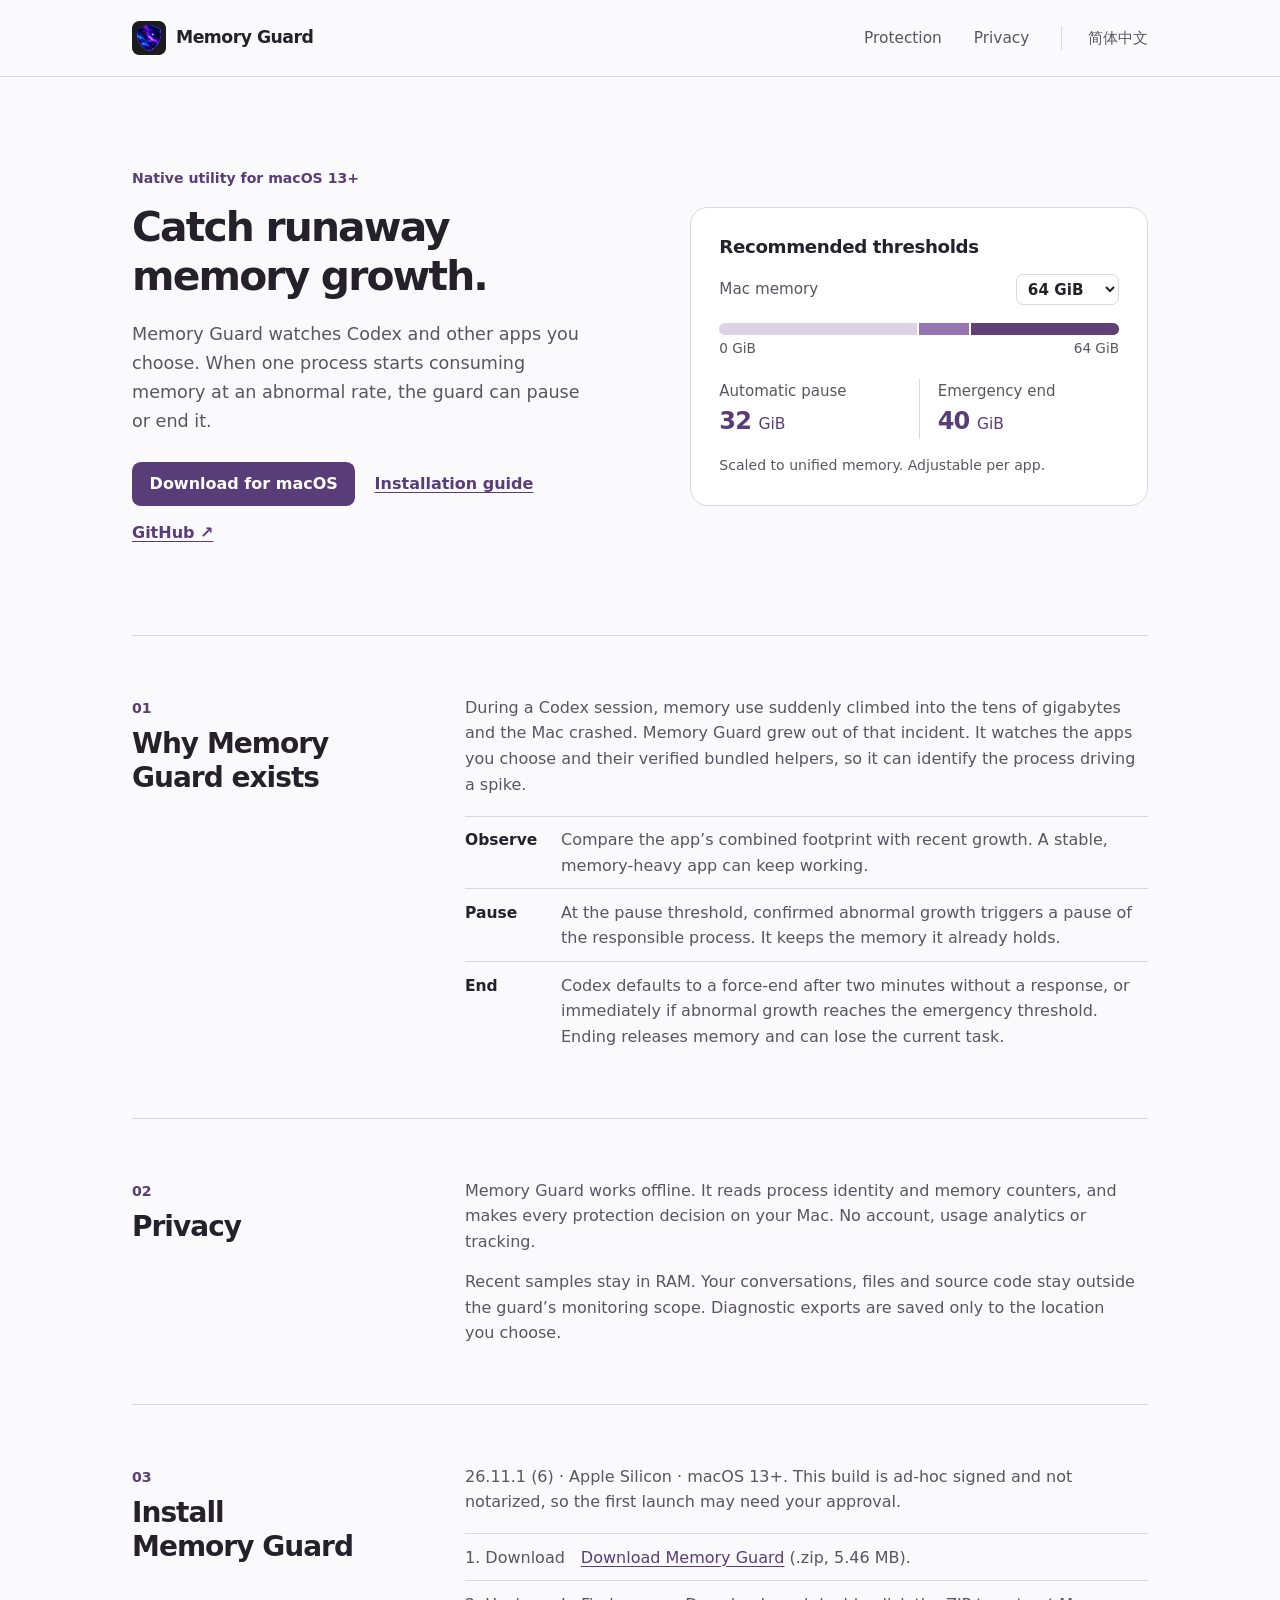
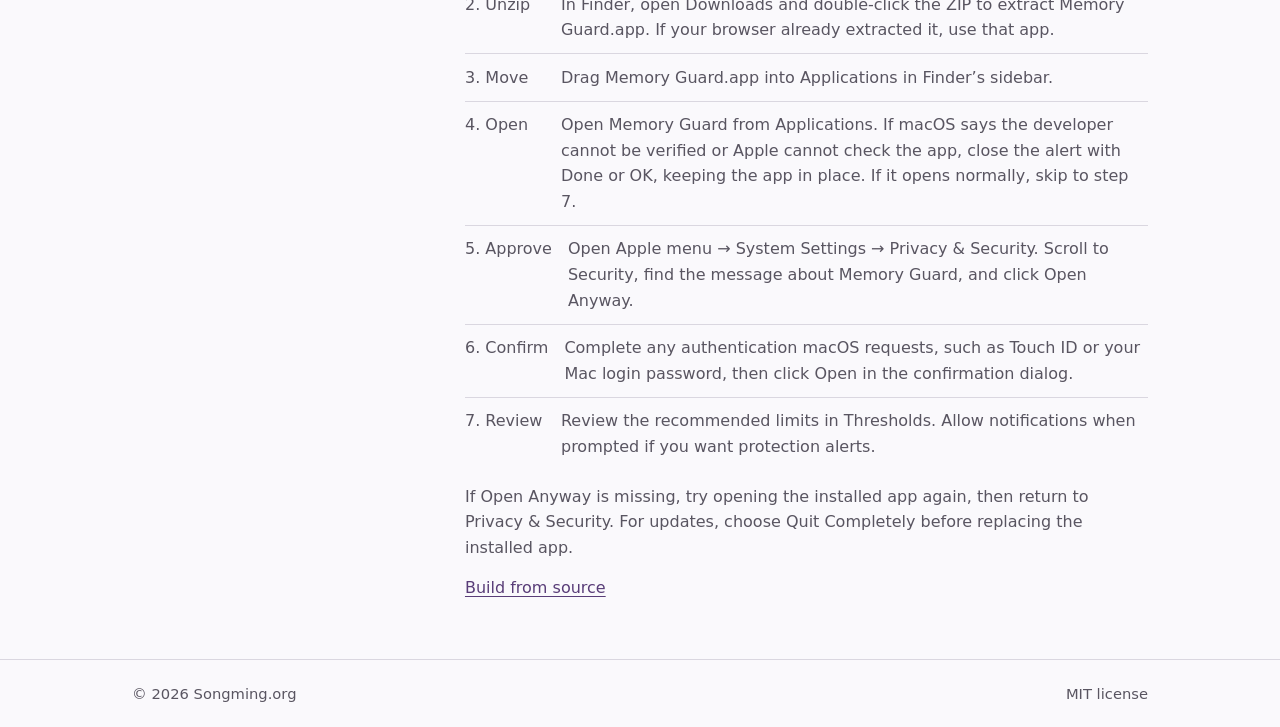
<file: web/index.html>
<!doctype html>
<html lang="en">
<head>
  <meta charset="utf-8">
  <meta name="viewport" content="width=device-width, initial-scale=1">
  <meta name="color-scheme" content="light dark">
  <title>Memory Guard · App memory protection for macOS</title>
  <meta name="description" content="A native macOS utility that spots runaway memory growth in Codex and other apps, then pauses or ends the responsible process.">
  <link rel="canonical" href="https://memory-guard.songming.org/">
  <link rel="alternate" hreflang="en" href="https://memory-guard.songming.org/">
  <link rel="alternate" hreflang="zh-Hans" href="https://memory-guard.songming.org/zh/">
  <script src="assets/navigation.js"></script>
  <link rel="icon" type="image/png" href="assets/memory-guard-128.png">
  <link rel="stylesheet" href="assets/site.css">
  <script defer src="assets/thresholds.js"></script>
</head>
<body>
  <a class="skip" href="#main">Skip to content</a>
  <header>
    <div class="wrap top">
      <a class="brand" href="#main"><img src="assets/memory-guard-128.png" width="34" height="34" alt="">Memory Guard</a>
      <nav aria-label="Main navigation">
        <a href="#protection">Protection</a>
        <a href="#privacy">Privacy</a>
        <a class="language" href="zh/" data-local-href="zh/index.html" lang="zh-CN" hreflang="zh-Hans">简体中文</a>
      </nav>
    </div>
  </header>
  <main class="wrap" id="main">
    <div class="hero">
      <div>
        <p class="eyebrow">Native utility for macOS 13+</p>
        <h1>Catch runaway memory growth.</h1>
        <p class="lead">Memory Guard watches Codex and other apps you choose. When one process starts consuming memory at an abnormal rate, the guard can pause or end it.</p>
        <div class="actions">
          <a class="button" href="https://github.com/sd800/memory-guard/releases/download/v26.11.1/MemoryGuard-26.11.1-6.zip">Download for macOS</a>
          <a class="text-link" href="#install">Installation guide</a>
          <a class="text-link" href="https://github.com/sd800/memory-guard">GitHub <span aria-hidden="true">↗</span></a>
        </div>
      </div>
      <section class="preview" aria-labelledby="preview-title">
        <h2 id="preview-title">Recommended thresholds</h2>
        <div class="capacity" id="capacity-control" hidden>
          <label for="capacity">Mac memory</label>
          <select id="capacity"><option value="8">8 GiB</option><option value="16">16 GiB</option><option value="24">24 GiB</option><option value="32">32 GiB</option><option value="48">48 GiB</option><option selected value="64">64 GiB</option><option value="96">96 GiB</option><option value="128">128 GiB</option><option value="192">192 GiB</option></select>
        </div>
        <noscript><p>Example for a 64 GiB Mac</p></noscript>
        <div class="track" aria-hidden="true"><i></i><i></i><i></i></div>
        <div class="scale" aria-hidden="true"><span>0 GiB</span><span id="scale-end">64 GiB</span></div>
        <dl class="readings" aria-live="polite" aria-atomic="true">
          <div><dt>Automatic pause</dt><dd><span id="pause">32</span> <small>GiB</small></dd></div>
          <div><dt>Emergency end</dt><dd><span id="emergency">40</span> <small>GiB</small></dd></div>
        </dl>
        <p class="preview-note">Scaled to unified memory. Adjustable per app.</p>
      </section>
    </div>
    <section class="section" id="protection" aria-labelledby="protection-title">
      <div class="section-heading"><span class="section-tag" aria-hidden="true">01</span><h2 id="protection-title">Why Memory Guard exists</h2></div>
      <div class="copy">
        <p>During a Codex session, memory use suddenly climbed into the tens of gigabytes and the Mac crashed. Memory Guard grew out of that incident. It watches the apps you choose and their verified bundled helpers, so it can identify the process driving a spike.</p>
        <ol class="steps">
          <li><strong>Observe</strong><span>Compare the app’s combined footprint with recent growth. A stable, memory-heavy app can keep working.</span></li>
          <li><strong>Pause</strong><span>At the pause threshold, confirmed abnormal growth triggers a pause of the responsible process. It keeps the memory it already holds.</span></li>
          <li><strong>End</strong><span>Codex defaults to a force-end after two minutes without a response, or immediately if abnormal growth reaches the emergency threshold. Ending releases memory and can lose the current task.</span></li>
        </ol>
      </div>
    </section>
    <section class="section" id="privacy" aria-labelledby="privacy-title">
      <div class="section-heading"><span class="section-tag" aria-hidden="true">02</span><h2 id="privacy-title">Privacy</h2></div>
      <div class="copy">
        <p>Memory Guard works offline. It reads process identity and memory counters, and makes every protection decision on your Mac. No account, usage analytics or tracking.</p>
        <p>Recent samples stay in RAM. Your conversations, files and source code stay outside the guard’s monitoring scope. Diagnostic exports are saved only to the location you choose.</p>
      </div>
    </section>
    <section class="section" id="install" aria-labelledby="install-title">
      <div class="section-heading"><span class="section-tag" aria-hidden="true">03</span><h2 id="install-title">Install Memory Guard</h2></div>
      <div class="copy">
        <p>26.11.1 (6) · Apple Silicon · macOS 13+. This build is ad-hoc signed and not notarized, so the first launch may need your approval.</p>
        <ol class="steps">
          <li><span>1. Download</span><span><a href="https://github.com/sd800/memory-guard/releases/download/v26.11.1/MemoryGuard-26.11.1-6.zip">Download Memory Guard</a> (.zip, 5.46 MB).</span></li>
          <li><span>2. Unzip</span><span>In Finder, open Downloads and double-click the ZIP to extract Memory Guard.app. If your browser already extracted it, use that app.</span></li>
          <li><span>3. Move</span><span>Drag Memory Guard.app into Applications in Finder’s sidebar.</span></li>
          <li><span>4. Open</span><span>Open Memory Guard from Applications. If macOS says the developer cannot be verified or Apple cannot check the app, close the alert with Done or OK, keeping the app in place. If it opens normally, skip to step 7.</span></li>
          <li><span>5. Approve</span><span>Open Apple menu → System Settings → Privacy &amp; Security. Scroll to Security, find the message about Memory Guard, and click Open Anyway.</span></li>
          <li><span>6. Confirm</span><span>Complete any authentication macOS requests, such as Touch ID or your Mac login password, then click Open in the confirmation dialog.</span></li>
          <li><span>7. Review</span><span>Review the recommended limits in Thresholds. Allow notifications when prompted if you want protection alerts.</span></li>
        </ol>
        <p>If Open Anyway is missing, try opening the installed app again, then return to Privacy &amp; Security. For updates, choose Quit Completely before replacing the installed app.</p>
        <p><a href="https://github.com/sd800/memory-guard/blob/main/README.md#build-and-run">Build from source</a></p>
      </div>
    </section>
  </main>
  <footer>
    <div class="wrap footer-inner"><span>© 2026 Songming.org</span>
      <div class="foot-links">
        <a href="https://github.com/sd800/memory-guard/blob/main/LICENSE">MIT license</a>
      </div>
    </div>
  </footer>
</body>
</html>
</file>
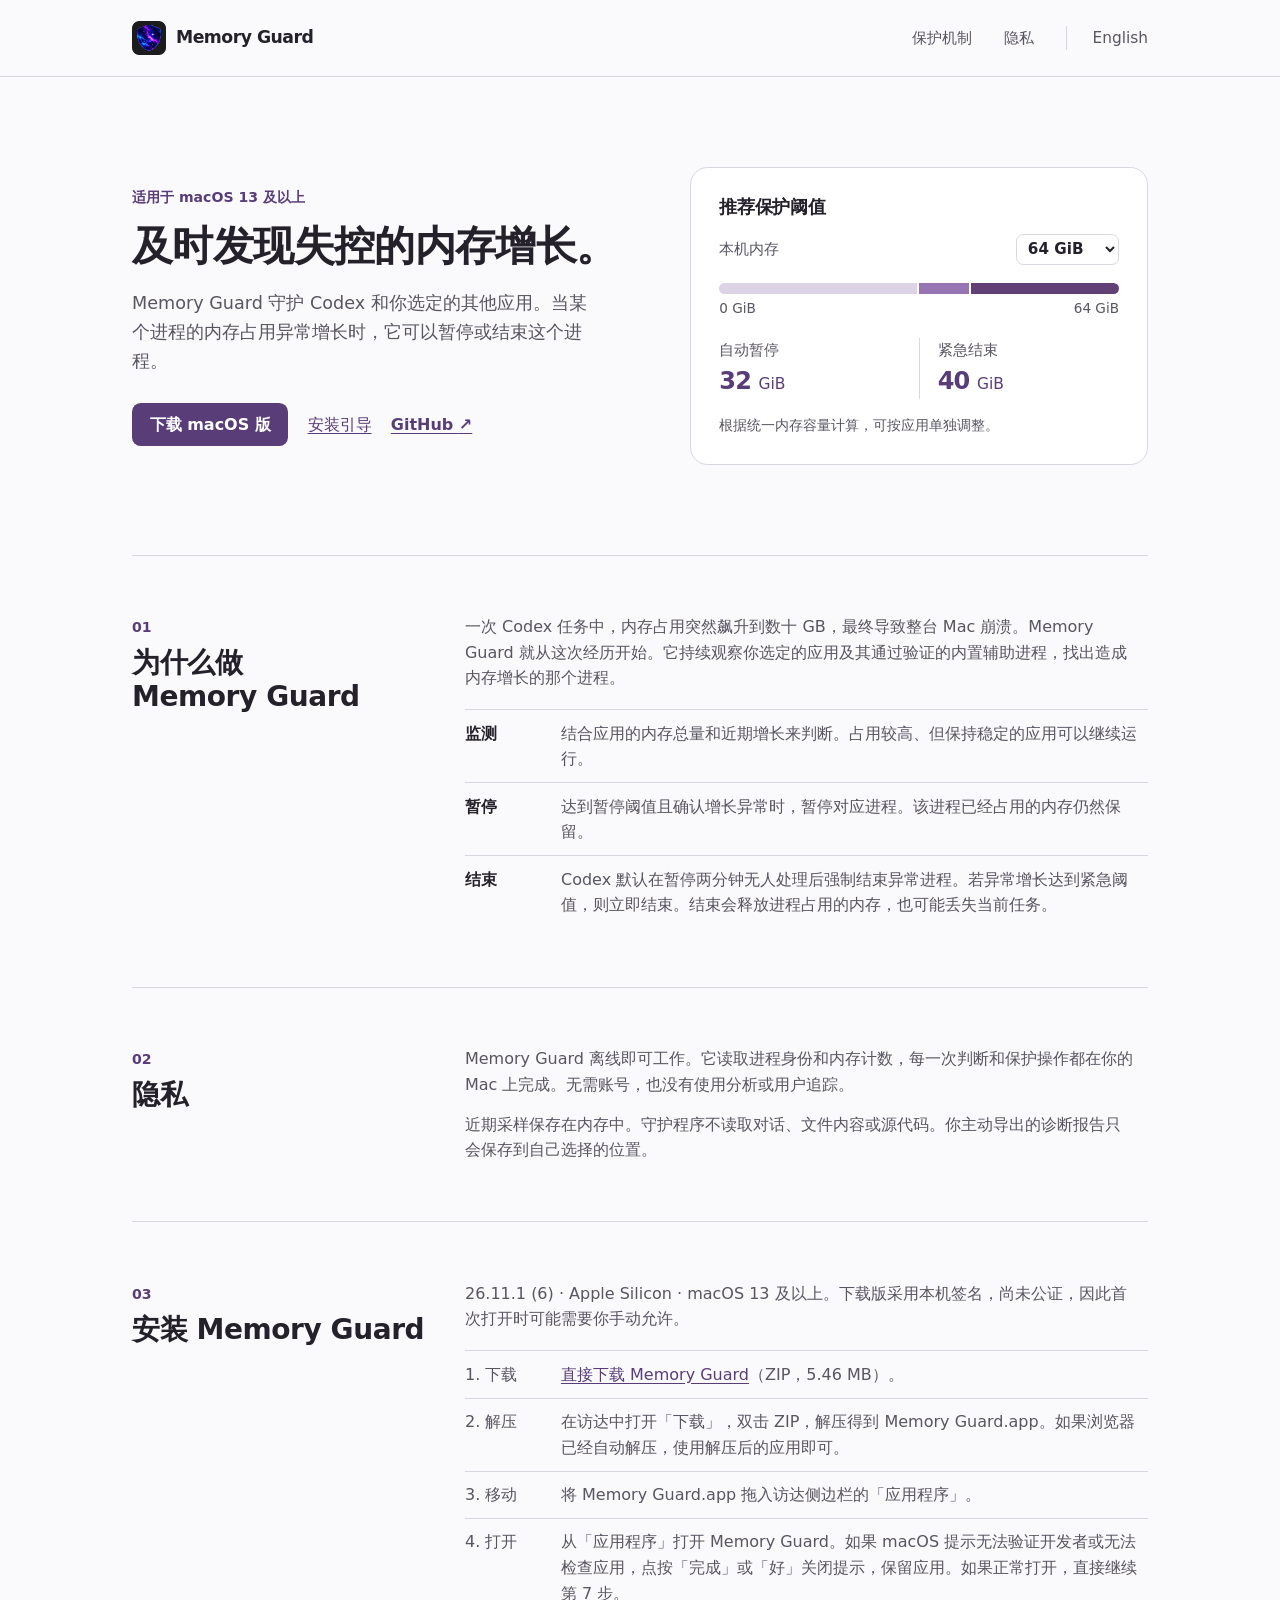
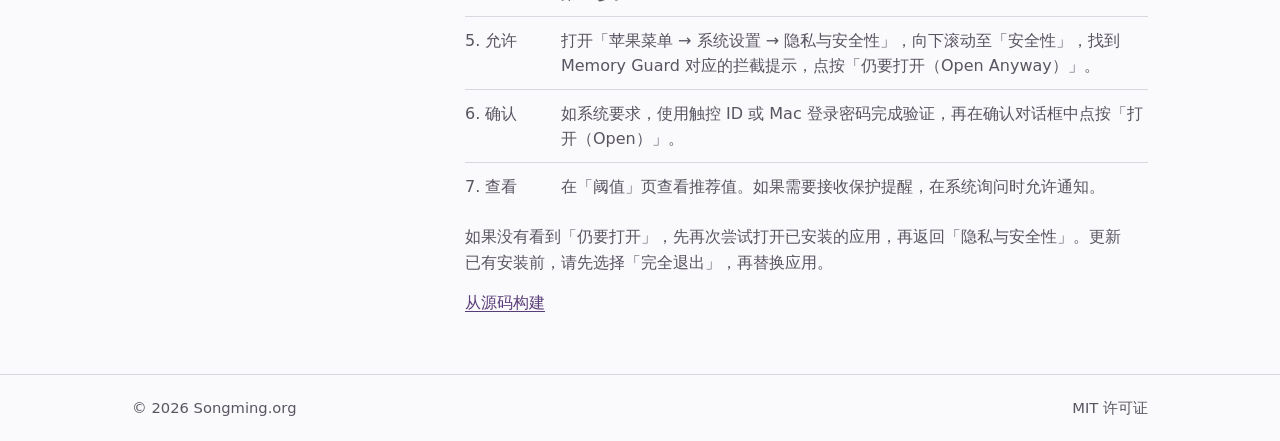
<file: web/zh/index.html>
<!doctype html>
<html lang="zh-CN">
<head>
  <meta charset="utf-8">
  <meta name="viewport" content="width=device-width, initial-scale=1">
  <meta name="color-scheme" content="light dark">
  <title>Memory Guard · macOS 应用内存保护</title>
  <meta name="description" content="一款原生 macOS 工具，监测 Codex 和其他应用的异常内存增长，在达到阈值时暂停或结束对应进程。">
  <link rel="canonical" href="https://memory-guard.songming.org/zh/">
  <link rel="alternate" hreflang="en" href="https://memory-guard.songming.org/">
  <link rel="alternate" hreflang="zh-Hans" href="https://memory-guard.songming.org/zh/">
  <script src="../assets/navigation.js"></script>
  <link rel="icon" type="image/png" href="../assets/memory-guard-128.png">
  <link rel="stylesheet" href="../assets/site.css">
  <script defer src="../assets/thresholds.js"></script>
</head>
<body>
  <a class="skip" href="#main">跳至正文</a>
  <header>
    <div class="wrap top">
      <a class="brand" href="#main"><img src="../assets/memory-guard-128.png" width="34" height="34" alt="">Memory Guard</a>
      <nav aria-label="主要导航">
        <a href="#protection">保护机制</a>
        <a href="#privacy">隐私</a>
        <a class="language" href="../" data-local-href="../index.html" lang="en" hreflang="en">English</a>
      </nav>
    </div>
  </header>
  <main class="wrap" id="main">
    <div class="hero">
      <div>
        <p class="eyebrow">适用于 macOS 13 及以上</p>
        <h1>及时发现失控的内存增长。</h1>
        <p class="lead">Memory Guard 守护 Codex 和你选定的其他应用。当某个进程的内存占用异常增长时，它可以暂停或结束这个进程。</p>
        <div class="actions">
          <a class="button" href="https://github.com/sd800/memory-guard/releases/download/v26.11.1/MemoryGuard-26.11.1-6.zip">下载 macOS 版</a>
          <a class="text-link" href="#install">安装引导</a>
          <a class="text-link" href="https://github.com/sd800/memory-guard">GitHub <span aria-hidden="true">↗</span></a>
        </div>
      </div>
      <section class="preview" aria-labelledby="preview-title">
        <h2 id="preview-title">推荐保护阈值</h2>
        <div class="capacity" id="capacity-control" hidden>
          <label for="capacity">本机内存</label>
          <select id="capacity"><option value="8">8 GiB</option><option value="16">16 GiB</option><option value="24">24 GiB</option><option value="32">32 GiB</option><option value="48">48 GiB</option><option selected value="64">64 GiB</option><option value="96">96 GiB</option><option value="128">128 GiB</option><option value="192">192 GiB</option></select>
        </div>
        <noscript><p>以 64 GiB 的 Mac 为例</p></noscript>
        <div class="track" aria-hidden="true"><i></i><i></i><i></i></div>
        <div class="scale" aria-hidden="true"><span>0 GiB</span><span id="scale-end">64 GiB</span></div>
        <dl class="readings" aria-live="polite" aria-atomic="true">
          <div><dt>自动暂停</dt><dd><span id="pause">32</span> <small>GiB</small></dd></div>
          <div><dt>紧急结束</dt><dd><span id="emergency">40</span> <small>GiB</small></dd></div>
        </dl>
        <p class="preview-note">根据统一内存容量计算，可按应用单独调整。</p>
      </section>
    </div>
    <section class="section" id="protection" aria-labelledby="protection-title">
      <div class="section-heading"><span class="section-tag" aria-hidden="true">01</span><h2 id="protection-title">为什么做 Memory Guard</h2></div>
      <div class="copy">
        <p>一次 Codex 任务中，内存占用突然飙升到数十 GB，最终导致整台 Mac 崩溃。Memory Guard 就从这次经历开始。它持续观察你选定的应用及其通过验证的内置辅助进程，找出造成内存增长的那个进程。</p>
        <ol class="steps">
          <li><strong>监测</strong><span>结合应用的内存总量和近期增长来判断。占用较高、但保持稳定的应用可以继续运行。</span></li>
          <li><strong>暂停</strong><span>达到暂停阈值且确认增长异常时，暂停对应进程。该进程已经占用的内存仍然保留。</span></li>
          <li><strong>结束</strong><span>Codex 默认在暂停两分钟无人处理后强制结束异常进程。若异常增长达到紧急阈值，则立即结束。结束会释放进程占用的内存，也可能丢失当前任务。</span></li>
        </ol>
      </div>
    </section>
    <section class="section" id="privacy" aria-labelledby="privacy-title">
      <div class="section-heading"><span class="section-tag" aria-hidden="true">02</span><h2 id="privacy-title">隐私</h2></div>
      <div class="copy">
        <p>Memory Guard 离线即可工作。它读取进程身份和内存计数，每一次判断和保护操作都在你的 Mac 上完成。无需账号，也没有使用分析或用户追踪。</p>
        <p>近期采样保存在内存中。守护程序不读取对话、文件内容或源代码。你主动导出的诊断报告只会保存到自己选择的位置。</p>
      </div>
    </section>
    <section class="section" id="install" aria-labelledby="install-title">
      <div class="section-heading"><span class="section-tag" aria-hidden="true">03</span><h2 id="install-title">安装 Memory Guard</h2></div>
      <div class="copy">
        <p>26.11.1 (6) · Apple Silicon · macOS 13 及以上。下载版采用本机签名，尚未公证，因此首次打开时可能需要你手动允许。</p>
        <ol class="steps">
          <li><span>1. 下载</span><span><a href="https://github.com/sd800/memory-guard/releases/download/v26.11.1/MemoryGuard-26.11.1-6.zip">直接下载 Memory Guard</a>（ZIP，5.46 MB）。</span></li>
          <li><span>2. 解压</span><span>在访达中打开「下载」，双击 ZIP，解压得到 Memory Guard.app。如果浏览器已经自动解压，使用解压后的应用即可。</span></li>
          <li><span>3. 移动</span><span>将 Memory Guard.app 拖入访达侧边栏的「应用程序」。</span></li>
          <li><span>4. 打开</span><span>从「应用程序」打开 Memory Guard。如果 macOS 提示无法验证开发者或无法检查应用，点按「完成」或「好」关闭提示，保留应用。如果正常打开，直接继续第 7 步。</span></li>
          <li><span>5. 允许</span><span>打开「苹果菜单 → 系统设置 → 隐私与安全性」，向下滚动至「安全性」，找到 Memory Guard 对应的拦截提示，点按「仍要打开（Open Anyway）」。</span></li>
          <li><span>6. 确认</span><span>如系统要求，使用触控 ID 或 Mac 登录密码完成验证，再在确认对话框中点按「打开（Open）」。</span></li>
          <li><span>7. 查看</span><span>在「阈值」页查看推荐值。如果需要接收保护提醒，在系统询问时允许通知。</span></li>
        </ol>
        <p>如果没有看到「仍要打开」，先再次尝试打开已安装的应用，再返回「隐私与安全性」。更新已有安装前，请先选择「完全退出」，再替换应用。</p>
        <p><a href="https://github.com/sd800/memory-guard/blob/main/README.zh.md#构建与运行">从源码构建</a></p>
      </div>
    </section>
  </main>
  <footer>
    <div class="wrap footer-inner"><span>© 2026 Songming.org</span>
      <div class="foot-links">
        <a href="https://github.com/sd800/memory-guard/blob/main/LICENSE">MIT 许可证</a>
      </div>
    </div>
  </footer>
</body>
</html>
</file>
<file: web/assets/site.css>
:root {
  color-scheme: light dark;
  --page: #faf9fc;
  --surface: #ffffff;
  --ink: #24212b;
  --muted: #595561;
  --line: #dad7e0;
  --accent: #593d78;
  --accent-ink: #fff;
  --tint: #f2eef6;
  --track: #dcd3e6;
  --pause: #9775b3;
  --end: #604075;
  font-family: system-ui, -apple-system, BlinkMacSystemFont, "Segoe UI", sans-serif;
  font-size: 100%;
  background: var(--page);
  color: var(--ink);
  scroll-behavior: smooth;
}
@media (prefers-reduced-motion: reduce) {
  :root { scroll-behavior: auto; }
}
@media (prefers-color-scheme: dark) {
  :root {
    --page: #19171d; --surface: #221f27; --ink: #efedf2; --muted: #c0b9c8;
    --line: #423b49; --accent: #d1b6ee; --accent-ink: #271b35; --tint: #2c2535;
    --track: #44394f; --pause: #9372ac; --end: #c2a0dc;
  }
}
* { box-sizing: border-box; }
body { margin: 0; line-height: 1.6; }
h1, h2, h3, p, dl, dd { margin: 0; }
h1, h2, h3 { line-height: 1.22; text-wrap: balance; }
h1 { max-width: 20ch; font-size: clamp(1.9rem, 3.4vw, 2.55rem); font-weight: 650; letter-spacing: -.045em; }
h2 { font-size: clamp(1.4rem, 2.2vw, 1.75rem); font-weight: 610; letter-spacing: -.035em; }
h3 { font-size: 1.06rem; font-weight: 650; }
p { max-width: 66ch; }
a { color: var(--accent); text-underline-offset: .2em; }
a:hover { text-decoration: underline; }
:where(a, select):focus-visible { outline: 2px solid var(--accent); outline-offset: 4px; }
.wrap { max-width: 70rem; margin-inline: auto; padding-inline: clamp(1.25rem, 5vw, 3.25rem); }
.skip { position: absolute; top: -5rem; left: 1rem; z-index: 2; background: var(--surface); padding: .5rem 1rem; }
.skip:focus { top: .5rem; }
.top { display: flex; justify-content: space-between; align-items: center; gap: 1.25rem; min-height: 4.75rem; }
header { border-bottom: 1px solid var(--line); }
.brand, nav, .actions, .foot-links { display: flex; align-items: center; }
.brand { gap: .65rem; color: var(--ink); font-size: 1.08rem; font-weight: 650; letter-spacing: -.03em; text-decoration: none; }
.brand img { display: block; width: 2.1rem; height: 2.1rem; }
nav { gap: clamp(1rem, 3vw, 2rem); font-size: .96rem; }
nav a, footer a { color: var(--muted); text-decoration: none; }
.language { border-inline-start: 1px solid var(--line); padding-inline-start: clamp(1rem, 2.5vw, 1.6rem); }
.hero { display: grid; grid-template-columns: 1.08fr 1fr; align-items: center; gap: clamp(2rem, 5vw, 5rem); padding-block: clamp(3.5rem, 7vw, 6rem); }
.eyebrow, .section-tag { color: var(--accent); font-size: .88rem; font-weight: 620; }
.eyebrow { margin-block-end: .85rem; }
.lead { color: var(--muted); font-size: 1.1rem; line-height: 1.65; margin-top: 1.1rem; max-width: 42ch; }
.actions { flex-wrap: wrap; gap: .9rem 1.2rem; margin-top: 1.65rem; }
.button { display: inline-flex; align-items: center; padding: .56rem 1.1rem; border-radius: .55rem; background: var(--accent); color: var(--accent-ink); font-weight: 600; text-decoration: none; }
.button:hover { text-decoration: none; filter: brightness(1.12); }
.text-link { font-weight: 560; }
.preview { min-width: 0; padding: clamp(1.2rem, 3vw, 1.75rem); border: 1px solid var(--line); border-radius: 1.1rem; background: var(--surface); }
.preview h2 { font-size: 1.14rem; letter-spacing: -.02em; }
.capacity { display: flex; align-items: center; justify-content: space-between; gap: .75rem; margin-top: 1rem; color: var(--muted); font-size: .95rem; }
select { font: inherit; font-weight: 600; color: var(--ink); border: 1px solid var(--line); border-radius: .45rem; background-color: var(--surface); padding: .28rem .45rem; max-width: 100%; }
.track { display: grid; grid-template-columns: 4fr 1fr 3fr; height: .7rem; margin-top: 1.15rem; gap: 2px; border-radius: .35rem; overflow: hidden; }
.track i:nth-child(1) { background: var(--track); }
.track i:nth-child(2) { background: var(--pause); }
.track i:nth-child(3) { background: var(--end); }
.scale { display: flex; justify-content: space-between; color: var(--muted); font-size: .85rem; margin-top: .2rem; }
.readings { display: grid; grid-template-columns: repeat(2, minmax(0, 1fr)); margin-top: 1.2rem; }
.readings > div + div { border-inline-start: 1px solid var(--line); padding-inline-start: 1.1rem; }
.readings dt { color: var(--muted); font-size: .94rem; }
.readings dd { color: var(--accent); font-variant-numeric: tabular-nums; font-size: 1.5rem; line-height: 1.5; font-weight: 620; letter-spacing: -.035em; }
.readings dd small { font-size: .97rem; font-weight: 480; letter-spacing: 0; }
.section { display: grid; grid-template-columns: minmax(11rem, 1fr) minmax(0, 2.3fr); gap: 2.25rem; padding-block: clamp(2.2rem, 4.8vw, 3.65rem); border-top: 1px solid var(--line); }
.section h2 { margin-top: .4rem; }
.section-tag { font-variant-numeric: tabular-nums; }
.copy { display: grid; gap: .9rem; align-content: start; }
.copy p { color: var(--muted); }
.steps { list-style: none; padding: 0; margin: .25rem 0 0; }
.steps li { display: grid; grid-template-columns: minmax(5rem, auto) 1fr; align-items: baseline; gap: 1rem; padding: .65rem 0; border-top: 1px solid var(--line); }
.steps strong { font-size: .97rem; font-weight: 650; }
.steps span { color: var(--muted); }
.code { margin: .2rem 0; padding: .9rem 1rem; border-radius: .6rem; overflow-x: auto; color: var(--ink); background: var(--tint); font-size: .94rem; line-height: 1.65; }
code { font-family: ui-monospace, monospace; }
footer { border-top: 1px solid var(--line); color: var(--muted); font-size: .92rem; }
.footer-inner, .foot-links { display: flex; flex-wrap: wrap; align-items: center; justify-content: space-between; gap: .8rem 1.3rem; }
.footer-inner { padding-block: 1.35rem; }
:lang(zh-CN) h1, :lang(zh-CN) h2 { letter-spacing: -.015em; }
@media (max-width: 46rem) {
  .hero { grid-template-columns: 1fr; gap: 2rem; }
  .lead { max-width: 56ch; }
  .section { grid-template-columns: 1fr; gap: 1.1rem; }
  .section-heading { display: flex; align-items: baseline; gap: .8rem; }
  .section h2 { margin: 0; }
}
@media (max-width: 32rem) {
  .top { flex-wrap: wrap; gap: .5rem; padding-block: .8rem; }
  .brand { font-size: 1rem; }
  nav { gap: .75rem; font-size: .9rem; flex-wrap: wrap; }
  .language { padding-inline-start: .75rem; }
  .steps li { grid-template-columns: 1fr; gap: .2rem; }
  .hero { padding-block: 2.6rem; }
}
[hidden] { display: none !important; }
.preview-note { margin-top: .95rem; font-size: .88rem; color: var(--muted); }
</file>
